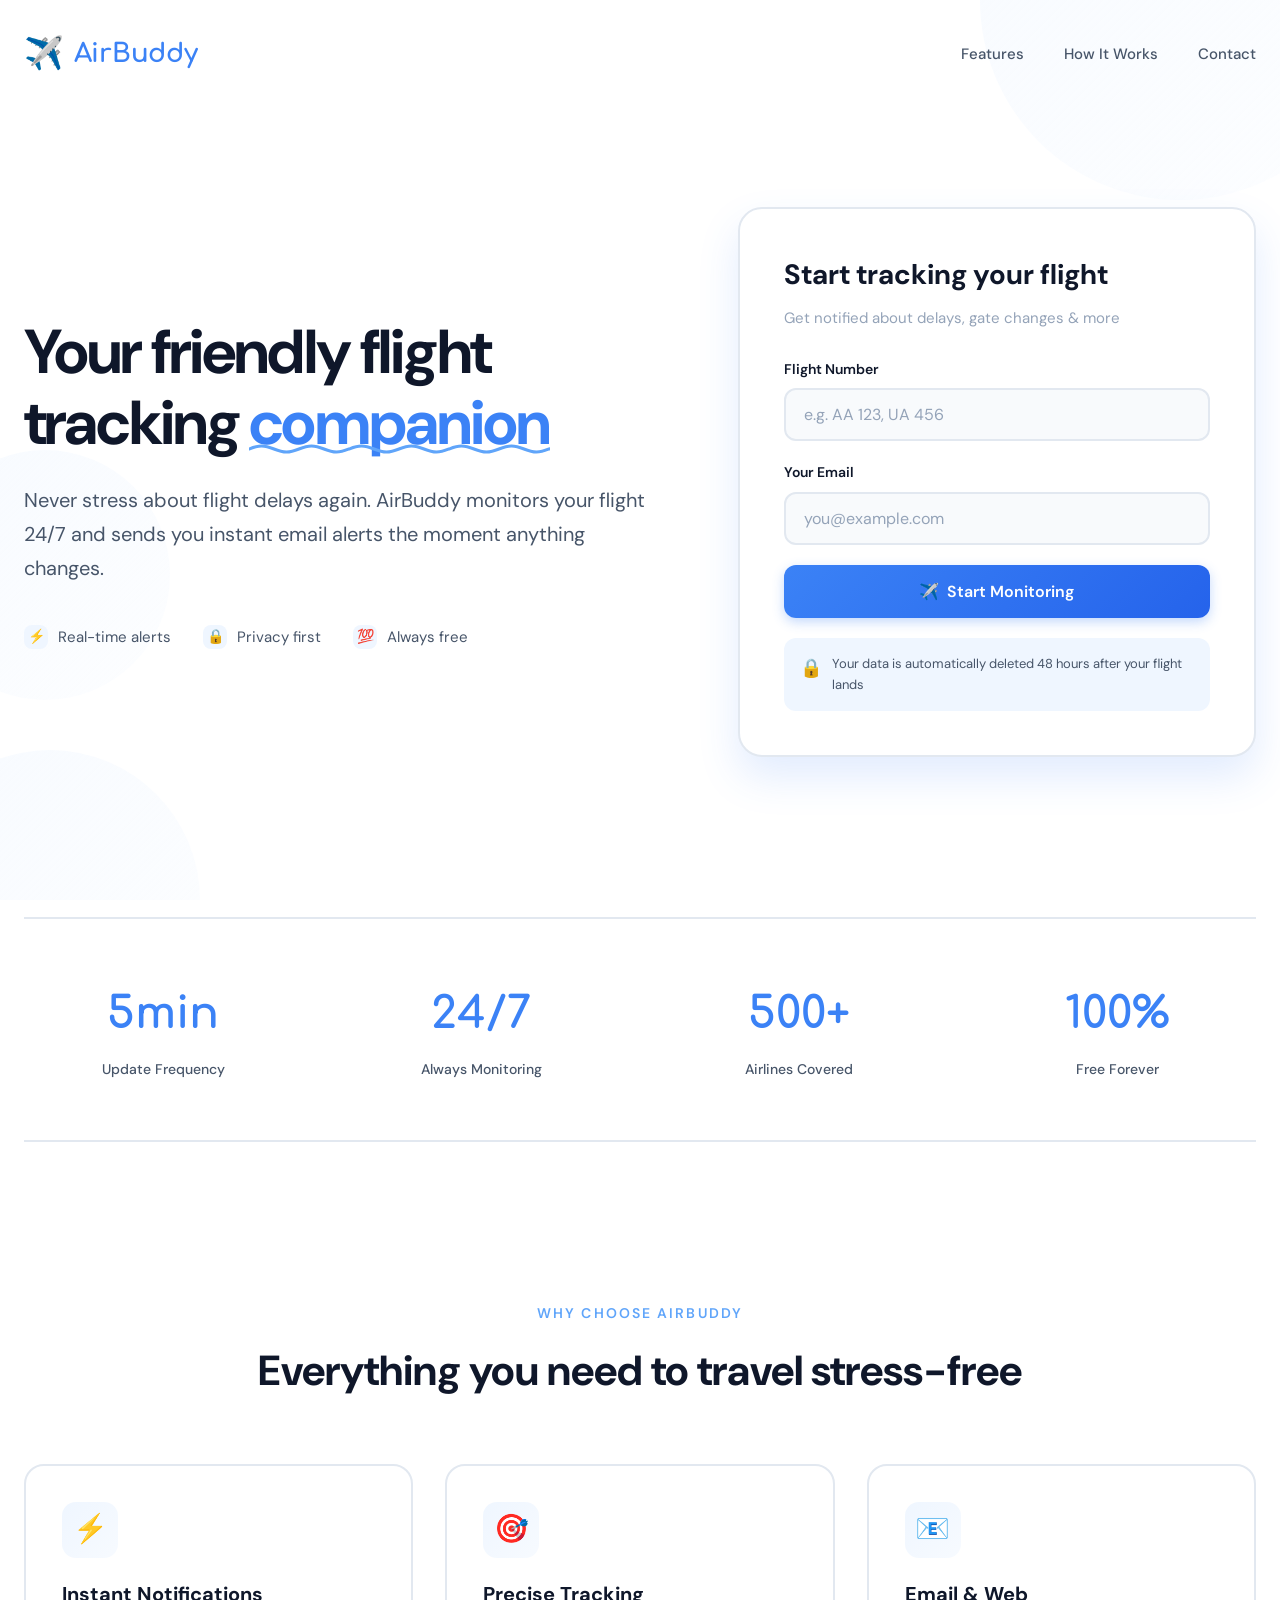
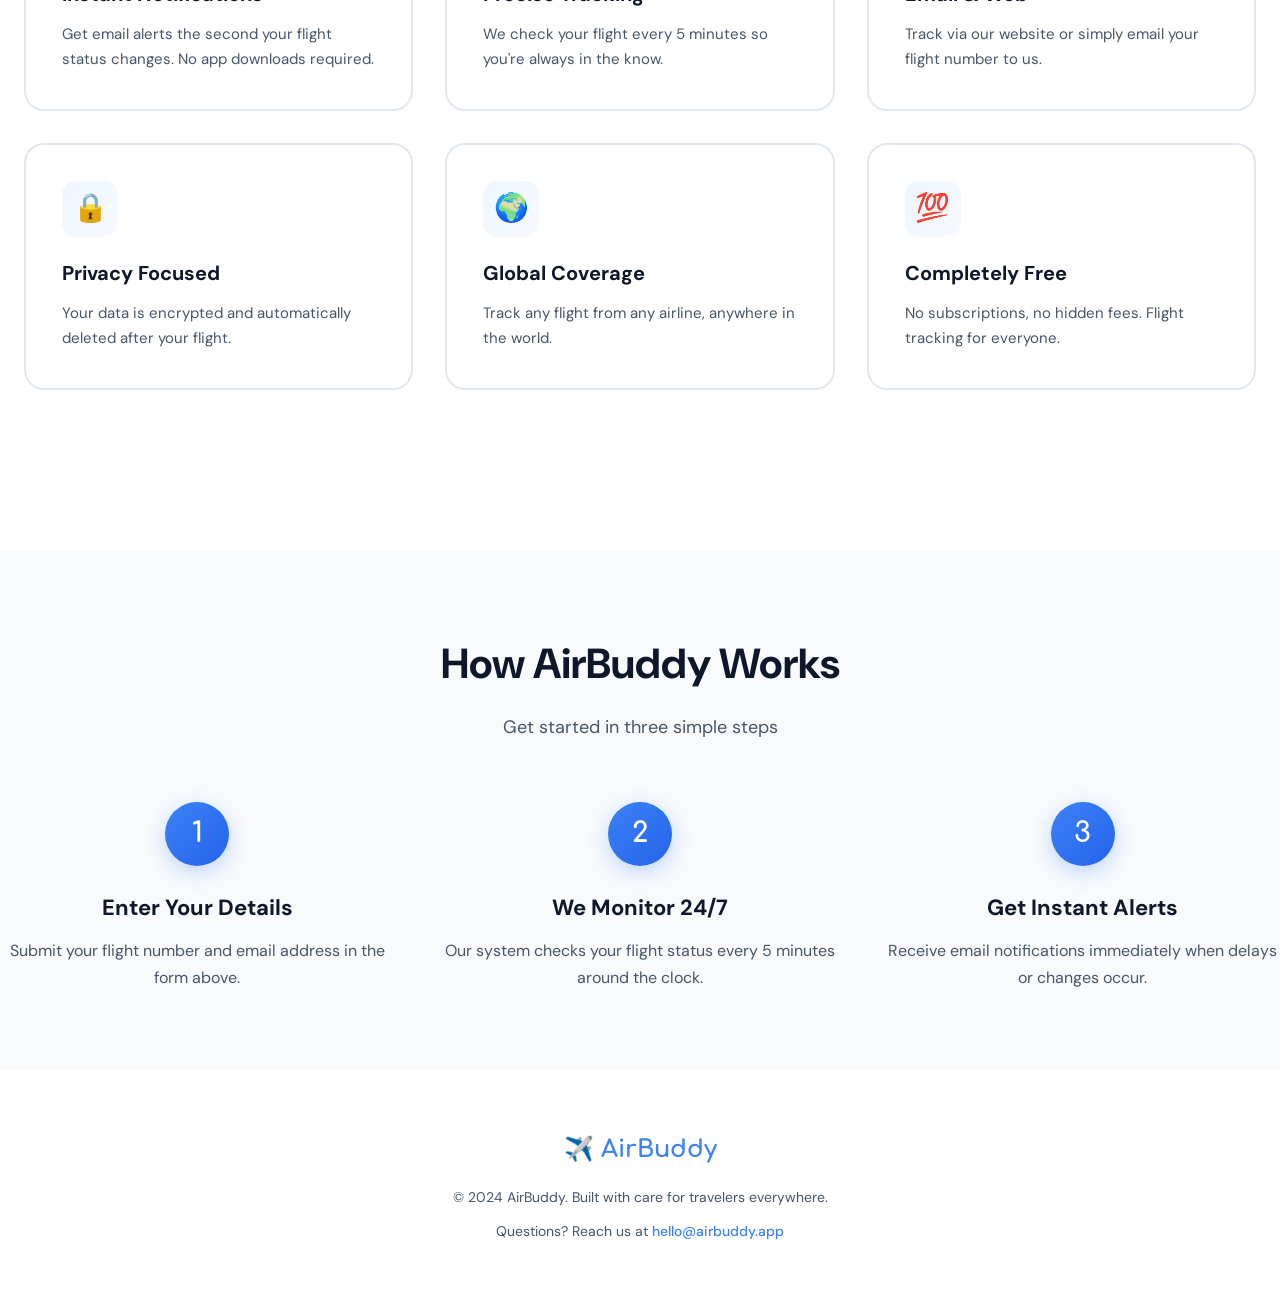
<file: templates/index.html>
<!DOCTYPE html>
<html lang="en">
<head>
    <meta charset="UTF-8">
    <meta name="viewport" content="width=device-width, initial-scale=1.0">
    <title>AirBuddy - Your Flight Tracking Companion</title>
    <link rel="preconnect" href="https://fonts.googleapis.com">
    <link rel="preconnect" href="https://fonts.gstatic.com" crossorigin>
    <link href="https://fonts.googleapis.com/css2?family=DM+Sans:wght@400;500;700&family=Comfortaa:wght@600;700&display=swap" rel="stylesheet">
    <style>
        :root {
            --white: #ffffff;
            --off-white: #f8fafc;
            --light-blue: #60a5fa;
            --sky-blue: #3b82f6;
            --deep-blue: #2563eb;
            --blue-tint: #eff6ff;
            --text-dark: #0f172a;
            --text-medium: #475569;
            --text-light: #94a3b8;
            --border-light: #e2e8f0;
            --shadow-sm: 0 1px 3px rgba(0, 0, 0, 0.04);
            --shadow-md: 0 4px 12px rgba(59, 130, 246, 0.1);
            --shadow-lg: 0 20px 40px rgba(59, 130, 246, 0.15);
        }

        * {
            margin: 0;
            padding: 0;
            box-sizing: border-box;
        }

        body {
            font-family: 'DM Sans', sans-serif;
            background: var(--white);
            color: var(--text-dark);
            overflow-x: hidden;
            line-height: 1.6;
        }

        /* Floating decorative elements */
        .decorative-bg {
            position: fixed;
            top: 0;
            left: 0;
            width: 100%;
            height: 100%;
            z-index: 0;
            pointer-events: none;
            overflow: hidden;
        }

        .cloud {
            position: absolute;
            background: linear-gradient(135deg, var(--blue-tint) 0%, rgba(239, 246, 255, 0.3) 100%);
            border-radius: 50%;
            opacity: 0.5;
            animation: float-cloud 25s ease-in-out infinite;
        }

        .cloud-1 {
            width: 400px;
            height: 400px;
            top: -200px;
            right: -100px;
            animation-delay: 0s;
        }

        .cloud-2 {
            width: 300px;
            height: 300px;
            bottom: -150px;
            left: -100px;
            animation-delay: 5s;
        }

        .cloud-3 {
            width: 250px;
            height: 250px;
            top: 50%;
            left: -80px;
            animation-delay: 10s;
        }

        @keyframes float-cloud {
            0%, 100% {
                transform: translate(0, 0) scale(1);
            }
            33% {
                transform: translate(30px, -30px) scale(1.05);
            }
            66% {
                transform: translate(-20px, 20px) scale(0.95);
            }
        }

        /* Paper plane animation */
        .paper-plane {
            position: absolute;
            font-size: 28px;
            opacity: 0;
            animation: fly-across 15s linear infinite;
        }

        .paper-plane-1 {
            top: 20%;
            animation-delay: 0s;
        }

        .paper-plane-2 {
            top: 60%;
            animation-delay: 7s;
        }

        @keyframes fly-across {
            0% {
                left: -50px;
                opacity: 0;
                transform: rotate(-10deg);
            }
            10% {
                opacity: 0.3;
            }
            90% {
                opacity: 0.3;
            }
            100% {
                left: calc(100% + 50px);
                opacity: 0;
                transform: rotate(5deg);
            }
        }

        /* Main container */
        .container {
            position: relative;
            z-index: 2;
            max-width: 1280px;
            margin: 0 auto;
            padding: 0 24px;
        }

        /* Header */
        header {
            padding: 28px 0;
            display: flex;
            justify-content: space-between;
            align-items: center;
            animation: fade-in-down 0.8s ease-out;
        }

        @keyframes fade-in-down {
            from {
                opacity: 0;
                transform: translateY(-20px);
            }
            to {
                opacity: 1;
                transform: translateY(0);
            }
        }

        .logo {
            font-family: 'Comfortaa', cursive;
            font-size: 26px;
            font-weight: 700;
            color: var(--sky-blue);
            display: flex;
            align-items: center;
            gap: 10px;
            letter-spacing: -0.01em;
        }

        .logo-icon {
            font-size: 32px;
            animation: bounce-gentle 3s ease-in-out infinite;
        }

        @keyframes bounce-gentle {
            0%, 100% {
                transform: translateY(0);
            }
            50% {
                transform: translateY(-5px);
            }
        }

        .nav-links {
            display: flex;
            gap: 40px;
            font-size: 15px;
            font-weight: 500;
        }

        .nav-links a {
            color: var(--text-medium);
            text-decoration: none;
            transition: color 0.3s;
            position: relative;
        }

        .nav-links a:hover {
            color: var(--sky-blue);
        }

        /* Hero Section */
        .hero {
            padding: 100px 0 80px;
            display: grid;
            grid-template-columns: 1.1fr 0.9fr;
            gap: 80px;
            align-items: center;
            animation: fade-in 1s ease-out 0.2s backwards;
        }

        @keyframes fade-in {
            from {
                opacity: 0;
                transform: translateY(30px);
            }
            to {
                opacity: 1;
                transform: translateY(0);
            }
        }

        .hero-content h1 {
            font-size: 62px;
            font-weight: 700;
            line-height: 1.15;
            margin-bottom: 24px;
            letter-spacing: -0.03em;
            color: var(--text-dark);
        }

        .highlight {
            color: var(--sky-blue);
            position: relative;
            display: inline-block;
        }

        .wave-underline {
            position: absolute;
            bottom: 4px;
            left: 0;
            width: 100%;
            height: 12px;
            background: url("data:image/svg+xml,%3Csvg width='100' height='12' viewBox='0 0 100 12' fill='none' xmlns='http://www.w3.org/2000/svg'%3E%3Cpath d='M0 6C10 2 15 2 25 6C35 10 40 10 50 6C60 2 65 2 75 6C85 10 90 10 100 6' stroke='%2360a5fa' stroke-width='3' stroke-linecap='round'/%3E%3C/svg%3E") repeat-x;
            background-size: 100px 12px;
            animation: wave-flow 2s linear infinite;
        }

        @keyframes wave-flow {
            0% {
                background-position: 0 0;
            }
            100% {
                background-position: 100px 0;
            }
        }

        .hero-content p {
            font-size: 20px;
            line-height: 1.7;
            color: var(--text-medium);
            margin-bottom: 40px;
        }

        .hero-features {
            display: flex;
            gap: 32px;
            flex-wrap: wrap;
        }

        .hero-feature {
            display: flex;
            align-items: center;
            gap: 10px;
            color: var(--text-medium);
            font-size: 15px;
        }

        .hero-feature-icon {
            width: 24px;
            height: 24px;
            background: var(--blue-tint);
            border-radius: 8px;
            display: flex;
            align-items: center;
            justify-content: center;
            color: var(--sky-blue);
            font-size: 14px;
        }

        /* Track Card */
        .track-card {
            background: var(--white);
            border: 2px solid var(--border-light);
            border-radius: 24px;
            padding: 44px;
            box-shadow: var(--shadow-lg);
            animation: float-card 4s ease-in-out infinite;
            transition: all 0.4s;
        }

        .track-card:hover {
            box-shadow: 0 30px 60px rgba(59, 130, 246, 0.2);
            transform: translateY(-4px);
        }

        @keyframes float-card {
            0%, 100% {
                transform: translateY(0px);
            }
            50% {
                transform: translateY(-8px);
            }
        }

        .track-card-header {
            margin-bottom: 28px;
        }

        .track-card h2 {
            font-size: 28px;
            font-weight: 700;
            margin-bottom: 8px;
            color: var(--text-dark);
        }

        .track-card-tagline {
            color: var(--text-light);
            font-size: 15px;
        }

        .form-group {
            margin-bottom: 20px;
        }

        .form-group label {
            display: block;
            font-size: 14px;
            font-weight: 600;
            margin-bottom: 8px;
            color: var(--text-dark);
        }

        .form-group input {
            width: 100%;
            padding: 14px 18px;
            background: var(--off-white);
            border: 2px solid var(--border-light);
            border-radius: 12px;
            color: var(--text-dark);
            font-size: 16px;
            font-family: 'DM Sans', sans-serif;
            transition: all 0.3s;
            outline: none;
        }

        .form-group input::placeholder {
            color: var(--text-light);
        }

        .form-group input:focus {
            background: var(--white);
            border-color: var(--light-blue);
            box-shadow: 0 0 0 4px rgba(96, 165, 250, 0.1);
        }

        .submit-btn {
            width: 100%;
            padding: 16px;
            background: linear-gradient(135deg, var(--sky-blue) 0%, var(--deep-blue) 100%);
            color: var(--white);
            border: none;
            border-radius: 12px;
            font-size: 16px;
            font-weight: 600;
            font-family: 'DM Sans', sans-serif;
            cursor: pointer;
            transition: all 0.3s;
            position: relative;
            overflow: hidden;
            box-shadow: 0 4px 12px rgba(59, 130, 246, 0.3);
        }

        .submit-btn::before {
            content: '';
            position: absolute;
            top: 0;
            left: -100%;
            width: 100%;
            height: 100%;
            background: linear-gradient(90deg, transparent, rgba(255, 255, 255, 0.3), transparent);
            transition: left 0.5s;
        }

        .submit-btn:hover::before {
            left: 100%;
        }

        .submit-btn:hover {
            transform: translateY(-2px);
            box-shadow: 0 6px 20px rgba(59, 130, 246, 0.4);
        }

        .submit-btn:active {
            transform: translateY(0);
        }

        .submit-btn span {
            position: relative;
            z-index: 1;
            display: flex;
            align-items: center;
            justify-content: center;
            gap: 8px;
        }

        /* Privacy note */
        .privacy-note {
            margin-top: 20px;
            padding: 16px;
            background: var(--blue-tint);
            border-radius: 12px;
            font-size: 13px;
            color: var(--text-medium);
            display: flex;
            align-items: start;
            gap: 10px;
        }

        .privacy-icon {
            font-size: 18px;
            flex-shrink: 0;
        }

        /* Stats Section */
        .stats {
            padding: 60px 0;
            display: grid;
            grid-template-columns: repeat(4, 1fr);
            gap: 40px;
            border-top: 2px solid var(--border-light);
            border-bottom: 2px solid var(--border-light);
            margin: 80px 0;
            animation: fade-in 1s ease-out 0.4s backwards;
        }

        .stat-item {
            text-align: center;
        }

        .stat-number {
            font-size: 44px;
            font-weight: 700;
            color: var(--sky-blue);
            margin-bottom: 8px;
            font-family: 'Comfortaa', cursive;
        }

        .stat-label {
            font-size: 14px;
            color: var(--text-medium);
            font-weight: 500;
        }

        /* Features Section */
        .features {
            padding: 80px 0;
        }

        .features-header {
            text-align: center;
            margin-bottom: 60px;
        }

        .features-header h3 {
            font-size: 14px;
            color: var(--light-blue);
            text-transform: uppercase;
            letter-spacing: 0.15em;
            margin-bottom: 12px;
            font-weight: 600;
        }

        .features-header h2 {
            font-size: 42px;
            font-weight: 700;
            color: var(--text-dark);
        }

        .features-grid {
            display: grid;
            grid-template-columns: repeat(3, 1fr);
            gap: 32px;
        }

        .feature-card {
            background: var(--white);
            border: 2px solid var(--border-light);
            border-radius: 20px;
            padding: 36px;
            transition: all 0.4s;
            cursor: default;
        }

        .feature-card:hover {
            transform: translateY(-6px);
            border-color: var(--light-blue);
            box-shadow: var(--shadow-lg);
        }

        .feature-icon {
            width: 56px;
            height: 56px;
            background: linear-gradient(135deg, var(--blue-tint) 0%, rgba(239, 246, 255, 0.5) 100%);
            border-radius: 14px;
            display: flex;
            align-items: center;
            justify-content: center;
            font-size: 28px;
            margin-bottom: 20px;
        }

        .feature-card h4 {
            font-size: 20px;
            font-weight: 700;
            margin-bottom: 12px;
            color: var(--text-dark);
        }

        .feature-card p {
            color: var(--text-medium);
            line-height: 1.7;
            font-size: 15px;
        }

        /* How It Works */
        .how-it-works {
            padding: 80px 0;
            background: var(--off-white);
            margin: 80px -24px 0;
            padding-left: 24px;
            padding-right: 24px;
        }

        .how-it-works-inner {
            max-width: 1280px;
            margin: 0 auto;
        }

        .how-header {
            text-align: center;
            margin-bottom: 60px;
        }

        .how-header h2 {
            font-size: 42px;
            font-weight: 700;
            color: var(--text-dark);
            margin-bottom: 16px;
        }

        .how-header p {
            font-size: 18px;
            color: var(--text-medium);
        }

        .steps {
            display: grid;
            grid-template-columns: repeat(3, 1fr);
            gap: 48px;
        }

        .step {
            text-align: center;
            position: relative;
        }

        .step-number {
            width: 64px;
            height: 64px;
            background: linear-gradient(135deg, var(--sky-blue) 0%, var(--deep-blue) 100%);
            color: var(--white);
            border-radius: 50%;
            display: flex;
            align-items: center;
            justify-content: center;
            font-size: 28px;
            font-weight: 700;
            margin: 0 auto 24px;
            box-shadow: 0 6px 20px rgba(59, 130, 246, 0.3);
            font-family: 'Comfortaa', cursive;
        }

        .step h4 {
            font-size: 22px;
            font-weight: 700;
            margin-bottom: 12px;
            color: var(--text-dark);
        }

        .step p {
            color: var(--text-medium);
            line-height: 1.7;
        }

        /* Footer */
        footer {
            padding: 60px 0 40px;
            text-align: center;
            color: var(--text-medium);
            font-size: 14px;
        }

        .footer-logo {
            font-family: 'Comfortaa', cursive;
            font-size: 24px;
            font-weight: 700;
            color: var(--sky-blue);
            margin-bottom: 16px;
        }

        footer p {
            margin-bottom: 8px;
        }

        footer a {
            color: var(--sky-blue);
            text-decoration: none;
            font-weight: 500;
        }

        footer a:hover {
            text-decoration: underline;
        }

        /* Success message */
        .success-message {
            display: none;
            background: linear-gradient(135deg, rgba(96, 165, 250, 0.1) 0%, rgba(59, 130, 246, 0.1) 100%);
            border: 2px solid var(--light-blue);
            border-radius: 12px;
            padding: 20px;
            margin-top: 20px;
            text-align: center;
            animation: slide-in 0.4s ease-out;
        }

        .success-message.show {
            display: block;
        }

        @keyframes slide-in {
            from {
                opacity: 0;
                transform: translateY(-10px);
            }
            to {
                opacity: 1;
                transform: translateY(0);
            }
        }

        .success-icon {
            font-size: 40px;
            margin-bottom: 8px;
        }

        .success-message strong {
            display: block;
            color: var(--sky-blue);
            font-size: 18px;
            margin-bottom: 4px;
        }

        /* Responsive */
        @media (max-width: 968px) {
            .hero {
                grid-template-columns: 1fr;
                gap: 60px;
                padding: 80px 0 60px;
            }

            .hero-content h1 {
                font-size: 48px;
            }

            .features-grid,
            .steps {
                grid-template-columns: 1fr;
            }

            .stats {
                grid-template-columns: repeat(2, 1fr);
                gap: 32px;
            }

            .nav-links {
                display: none;
            }
        }

        @media (max-width: 640px) {
            .hero-content h1 {
                font-size: 36px;
            }

            .track-card {
                padding: 32px 24px;
            }

            .stats {
                grid-template-columns: 1fr;
            }
        }
    </style>
</head>
<body>
    <!-- Decorative background -->
    <div class="decorative-bg">
        <div class="cloud cloud-1"></div>
        <div class="cloud cloud-2"></div>
        <div class="cloud cloud-3"></div>
        <div class="paper-plane paper-plane-1">✈️</div>
        <div class="paper-plane paper-plane-2">✈️</div>
    </div>

    <div class="container">
        <!-- Header -->
        <header>
            <div class="logo">
                <span class="logo-icon">✈️</span>
                AirBuddy
            </div>
            <nav class="nav-links">
                <a href="#features">Features</a>
                <a href="#how-it-works">How It Works</a>
                <a href="#contact">Contact</a>
            </nav>
        </header>

        <!-- Hero Section -->
        <section class="hero">
            <div class="hero-content">
                <h1>
                    Your friendly flight tracking
                    <span class="highlight">
                        companion
                        <span class="wave-underline"></span>
                    </span>
                </h1>
                <p>
                    Never stress about flight delays again. AirBuddy monitors your flight 
                    24/7 and sends you instant email alerts the moment anything changes.
                </p>
                <div class="hero-features">
                    <div class="hero-feature">
                        <div class="hero-feature-icon">⚡</div>
                        <span>Real-time alerts</span>
                    </div>
                    <div class="hero-feature">
                        <div class="hero-feature-icon">🔒</div>
                        <span>Privacy first</span>
                    </div>
                    <div class="hero-feature">
                        <div class="hero-feature-icon">💯</div>
                        <span>Always free</span>
                    </div>
                </div>
            </div>

            <!-- Track Form -->
            <div class="track-card">
                <div class="track-card-header">
                    <h2>Start tracking your flight</h2>
                    <p class="track-card-tagline">Get notified about delays, gate changes & more</p>
                </div>
                
                <form id="trackingForm">
                    <div class="form-group">
                        <label for="flight_number">Flight Number</label>
                        <input 
                            type="text" 
                            id="flight_number" 
                            name="flight_number" 
                            placeholder="e.g. AA 123, UA 456" 
                            required
                        >
                    </div>
                    <div class="form-group">
                        <label for="email">Your Email</label>
                        <input 
                            type="email" 
                            id="email" 
                            name="email" 
                            placeholder="you@example.com" 
                            required
                        >
                    </div>
                    <button type="submit" class="submit-btn">
                        <span>
                            <span>✈️</span>
                            Start Monitoring
                        </span>
                    </button>
                </form>

                <div class="privacy-note">
                    <span class="privacy-icon">🔒</span>
                    <span>Your data is automatically deleted 48 hours after your flight lands</span>
                </div>

                <div class="success-message" id="successMessage">
                    <div class="success-icon">✅</div>
                    <strong>You're all set!</strong>
                    <small>Check your email for confirmation</small>
                </div>
            </div>
        </section>

        <!-- Stats -->
        <section class="stats">
            <div class="stat-item">
                <div class="stat-number">5min</div>
                <div class="stat-label">Update Frequency</div>
            </div>
            <div class="stat-item">
                <div class="stat-number">24/7</div>
                <div class="stat-label">Always Monitoring</div>
            </div>
            <div class="stat-item">
                <div class="stat-number">500+</div>
                <div class="stat-label">Airlines Covered</div>
            </div>
            <div class="stat-item">
                <div class="stat-number">100%</div>
                <div class="stat-label">Free Forever</div>
            </div>
        </section>

        <!-- Features -->
        <section class="features" id="features">
            <div class="features-header">
                <h3>Why Choose AirBuddy</h3>
                <h2>Everything you need to travel stress-free</h2>
            </div>
            <div class="features-grid">
                <div class="feature-card">
                    <div class="feature-icon">⚡</div>
                    <h4>Instant Notifications</h4>
                    <p>Get email alerts the second your flight status changes. No app downloads required.</p>
                </div>
                <div class="feature-card">
                    <div class="feature-icon">🎯</div>
                    <h4>Precise Tracking</h4>
                    <p>We check your flight every 5 minutes so you're always in the know.</p>
                </div>
                <div class="feature-card">
                    <div class="feature-icon">📧</div>
                    <h4>Email & Web</h4>
                    <p>Track via our website or simply email your flight number to us.</p>
                </div>
                <div class="feature-card">
                    <div class="feature-icon">🔒</div>
                    <h4>Privacy Focused</h4>
                    <p>Your data is encrypted and automatically deleted after your flight.</p>
                </div>
                <div class="feature-card">
                    <div class="feature-icon">🌍</div>
                    <h4>Global Coverage</h4>
                    <p>Track any flight from any airline, anywhere in the world.</p>
                </div>
                <div class="feature-card">
                    <div class="feature-icon">💯</div>
                    <h4>Completely Free</h4>
                    <p>No subscriptions, no hidden fees. Flight tracking for everyone.</p>
                </div>
            </div>
        </section>
    </div>

    <!-- How It Works -->
    <section class="how-it-works" id="how-it-works">
        <div class="how-it-works-inner">
            <div class="how-header">
                <h2>How AirBuddy Works</h2>
                <p>Get started in three simple steps</p>
            </div>
            <div class="steps">
                <div class="step">
                    <div class="step-number">1</div>
                    <h4>Enter Your Details</h4>
                    <p>Submit your flight number and email address in the form above.</p>
                </div>
                <div class="step">
                    <div class="step-number">2</div>
                    <h4>We Monitor 24/7</h4>
                    <p>Our system checks your flight status every 5 minutes around the clock.</p>
                </div>
                <div class="step">
                    <div class="step-number">3</div>
                    <h4>Get Instant Alerts</h4>
                    <p>Receive email notifications immediately when delays or changes occur.</p>
                </div>
            </div>
        </div>
    </section>

    <div class="container">
        <!-- Footer -->
        <footer id="contact">
            <div class="footer-logo">✈️ AirBuddy</div>
            <p>&copy; 2024 AirBuddy. Built with care for travelers everywhere.</p>
            <p style="margin-top: 12px;">
                Questions? Reach us at <a href="mailto:hello@airbuddy.app">hello@airbuddy.app</a>
            </p>
        </footer>
    </div>

    <script>
        // Form submission handler
        document.getElementById('trackingForm').addEventListener('submit', async (e) => {
            e.preventDefault();
            
            const formData = new FormData(e.target);
            const submitBtn = e.target.querySelector('.submit-btn');
            const successMessage = document.getElementById('successMessage');
            
            // Disable button during submission
            submitBtn.disabled = true;
            submitBtn.innerHTML = '<span><span>⏳</span> Activating...</span>';
            
            try {
                // Convert FormData to JSON for the API
                const data = {
                    flight_number: formData.get('flight_number'),
                    email: formData.get('email')
                };

                const response = await fetch('/track', {
                    method: 'POST',
                    headers: {
                        'Content-Type': 'application/json'
                    },
                    body: JSON.stringify(data)
                });
                
                const result = await response.json();

                if (response.ok) {
                    // Show success message
                    successMessage.classList.add('show');
                    e.target.reset();
                    
                    // Reset button after delay
                    setTimeout(() => {
                        submitBtn.disabled = false;
                        submitBtn.innerHTML = '<span><span>✈️</span> Start Monitoring</span>';
                    }, 5000);
                } else {
                    throw new Error(result.error || 'Tracking activation failed');
                }
            } catch (error) {
                alert('Something went wrong: ' + error.message);
                submitBtn.disabled = false;
                submitBtn.innerHTML = '<span><span>✈️</span> Start Monitoring</span>';
            }
        });

        // Smooth scroll for navigation
        document.querySelectorAll('a[href^="#"]').forEach(anchor => {
            anchor.addEventListener('click', function (e) {
                e.preventDefault();
                const target = document.querySelector(this.getAttribute('href'));
                if (target) {
                    target.scrollIntoView({ behavior: 'smooth', block: 'start' });
                }
            });
        });

        // Add entrance animations on scroll
        const observerOptions = {
            threshold: 0.1,
            rootMargin: '0px 0px -50px 0px'
        };

        const observer = new IntersectionObserver((entries) => {
            entries.forEach(entry => {
                if (entry.isIntersecting) {
                    entry.target.style.opacity = '1';
                    entry.target.style.transform = 'translateY(0)';
                }
            });
        }, observerOptions);

        document.querySelectorAll('.feature-card').forEach((card, index) => {
            card.style.opacity = '0';
            card.style.transform = 'translateY(30px)';
            card.style.transition = `all 0.6s ease-out ${index * 0.1}s`;
            observer.observe(card);
        });
    </script>
</body>
</html>
</file>
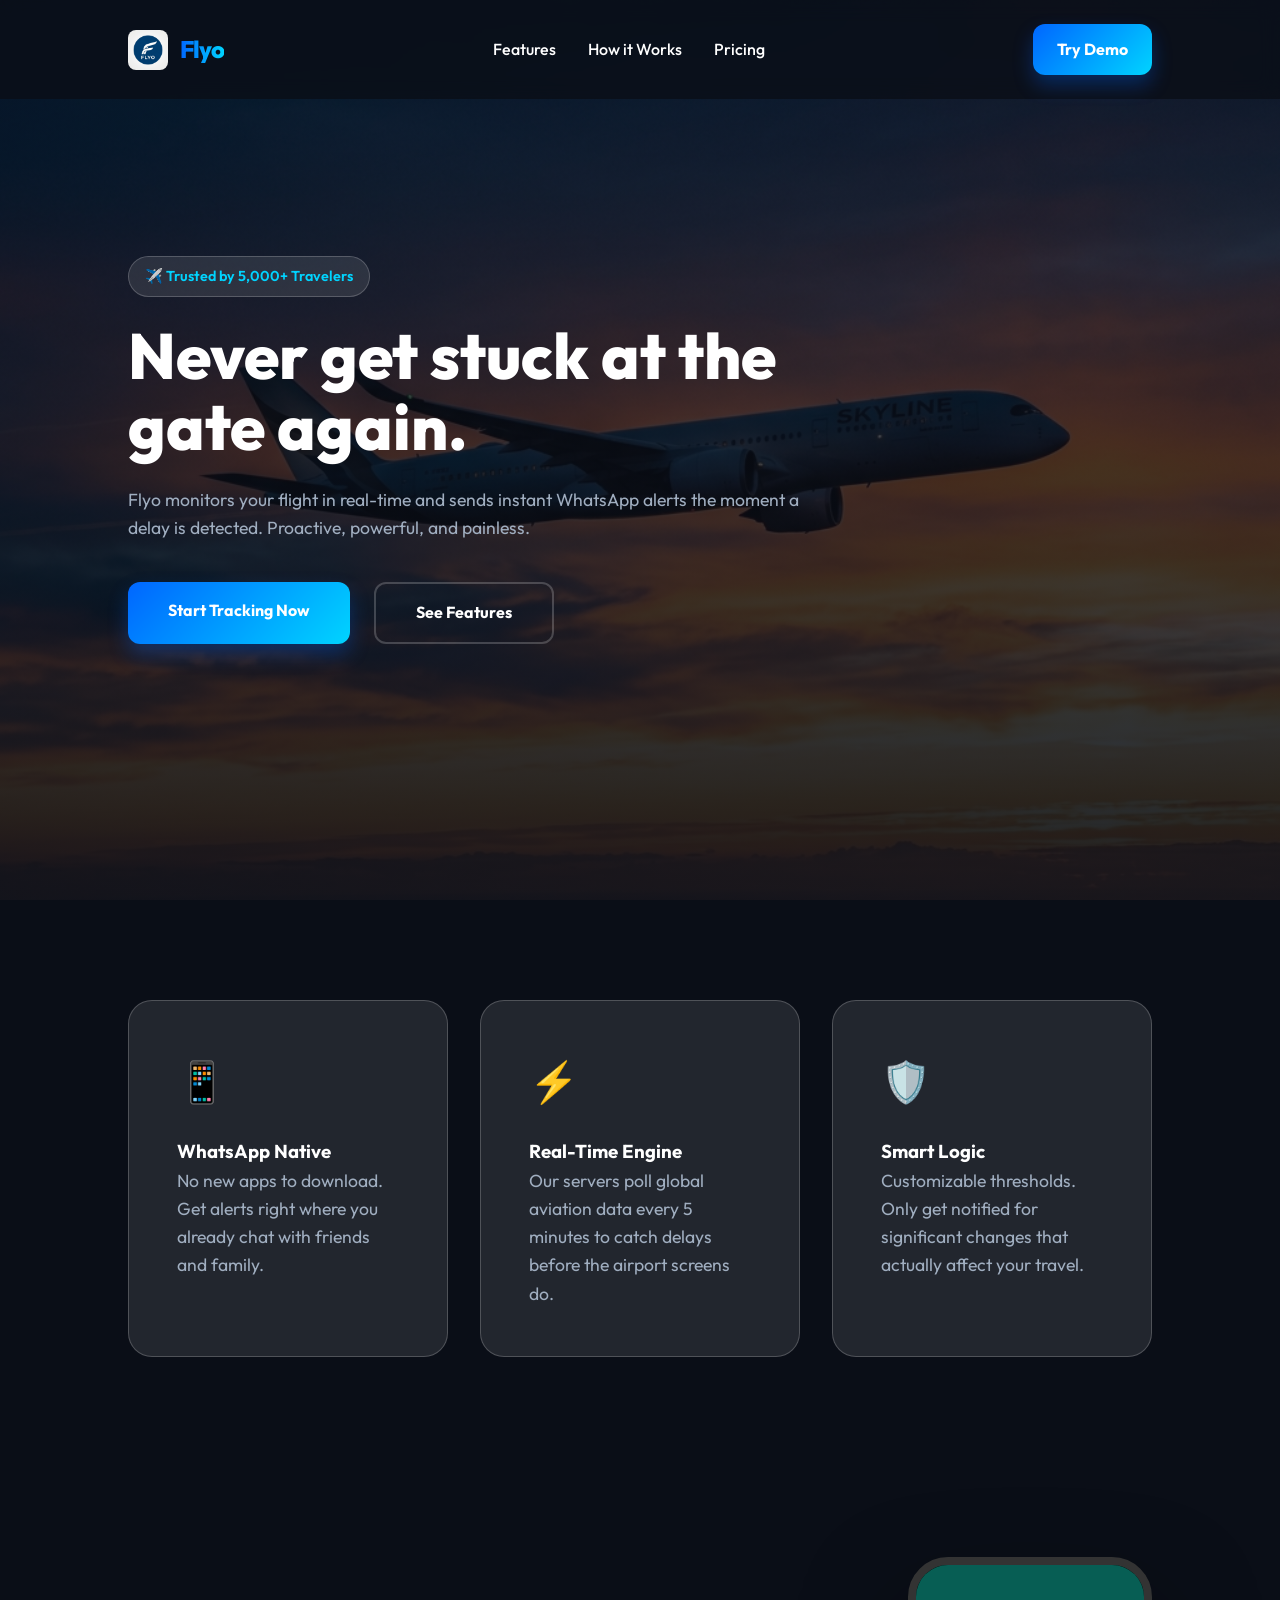
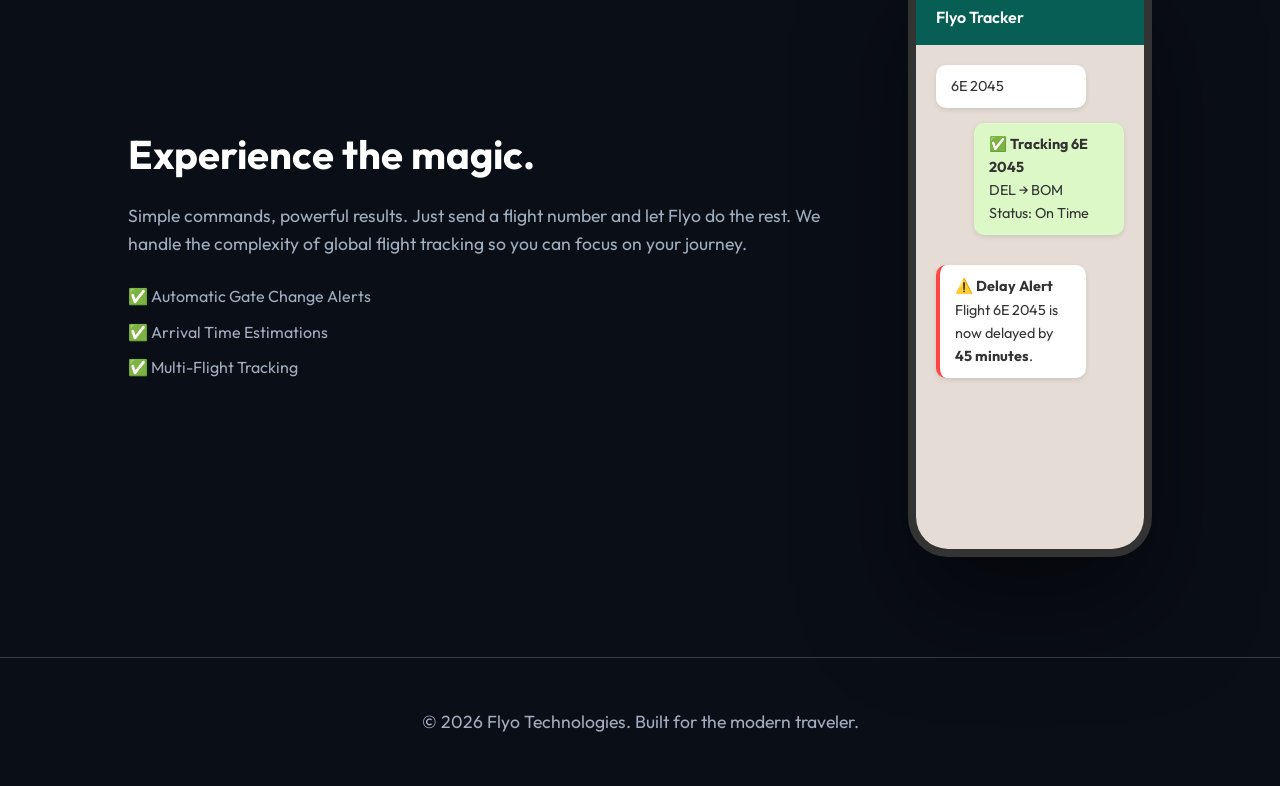
<file: website/index.html>
<!DOCTYPE html>
<html lang="en">
<head>
    <meta charset="UTF-8">
    <meta name="viewport" content="width=device-width, initial-scale=1.0">
    <title>Flyo | Intelligent Flight Delay Monitoring</title>
    <link rel="preconnect" href="https://fonts.googleapis.com">
    <link rel="preconnect" href="https://fonts.gstatic.com" crossorigin>
    <link href="https://fonts.googleapis.com/css2?family=Outfit:wght@300;400;500;600;700;800&display=swap" rel="stylesheet">
    <link rel="stylesheet" href="styles.css">
</head>
<body>
    <nav>
        <div class="logo-container">
            <img src="logo.png" alt="Flyo Logo">
            <span class="logo-text">Flyo</span>
        </div>
        <ul class="nav-links">
            <li><a href="#features">Features</a></li>
            <li><a href="#how-it-works">How it Works</a></li>
            <li><a href="#pricing">Pricing</a></li>
        </ul>
        <a href="https://wa.me/YOUR_TWILIO_NUMBER" class="btn btn-primary" style="padding: 0.8rem 1.5rem;">Try Demo</a>
    </nav>

    <section class="hero">
        <div class="hero-content">
            <span class="badge">✈️ Trusted by 5,000+ Travelers</span>
            <h1>Never get stuck at the gate again.</h1>
            <p>Flyo monitors your flight in real-time and sends instant WhatsApp alerts the moment a delay is detected. Proactive, powerful, and painless.</p>
            <div class="cta-group">
                <a href="#" class="btn btn-primary">Start Tracking Now</a>
                <a href="#features" class="btn btn-outline">See Features</a>
            </div>
        </div>
    </section>

    <section class="features" id="features">
        <div class="feature-card">
            <div class="icon">📱</div>
            <h3>WhatsApp Native</h3>
            <p>No new apps to download. Get alerts right where you already chat with friends and family.</p>
        </div>
        <div class="feature-card">
            <div class="icon">⚡</div>
            <h3>Real-Time Engine</h3>
            <p>Our servers poll global aviation data every 5 minutes to catch delays before the airport screens do.</p>
        </div>
        <div class="feature-card">
            <div class="icon">🛡️</div>
            <h3>Smart Logic</h3>
            <p>Customizable thresholds. Only get notified for significant changes that actually affect your travel.</p>
        </div>
    </section>

    <section class="showcase">
        <div class="hero-content">
            <h2>Experience the magic.</h2>
            <p>Simple commands, powerful results. Just send a flight number and let Flyo do the rest. We handle the complexity of global flight tracking so you can focus on your journey.</p>
            <br>
            <ul style="list-style: none; color: var(--text-muted);">
                <li style="margin-bottom: 10px;">✅ Automatic Gate Change Alerts</li>
                <li style="margin-bottom: 10px;">✅ Arrival Time Estimations</li>
                <li style="margin-bottom: 10px;">✅ Multi-Flight Tracking</li>
            </ul>
        </div>
        <div class="phone-mockup">
            <div class="whatsapp-header">Flyo Tracker</div>
            <div class="chat-area">
                <div class="msg" style="animation-delay: 1s;">6E 2045</div>
                <div class="msg" style="background: #dcf8c6; align-self: flex-end; margin-left: auto; animation-delay: 2s;">
                    ✅ <b>Tracking 6E 2045</b><br>
                    DEL → BOM<br>
                    Status: On Time
                </div>
                <div class="msg" style="background: #fff; margin-top: 30px; border-left: 4px solid #ff4444; animation-delay: 4s;">
                    ⚠️ <b>Delay Alert</b><br>
                    Flight 6E 2045 is now delayed by <b>45 minutes</b>.
                </div>
            </div>
        </div>
    </section>

    <footer>
        <p>&copy; 2026 Flyo Technologies. Built for the modern traveler.</p>
    </footer>

    <script>
        // Smooth scroll
        document.querySelectorAll('a[href^="#"]').forEach(anchor => {
            anchor.addEventListener('click', function (e) {
                e.preventDefault();
                document.querySelector(this.getAttribute('href')).scrollIntoView({
                    behavior: 'smooth'
                });
            });
        });
    </script>
</body>
</html>
</file>
<file: website/styles.css>
/* CSS Variables & Reset */
:root {
    --primary: #0066ff;
    --secondary: #00d4ff;
    --dark: #0a0e17;
    --light: #f4f7ff;
    --glass: rgba(255, 255, 255, 0.1);
    --glass-border: rgba(255, 255, 255, 0.2);
    --text-main: #ffffff;
    --text-muted: #a0aec0;
}

* {
    margin: 0;
    padding: 0;
    box-sizing: border-box;
    font-family: 'Outfit', sans-serif;
}

body {
    background-color: var(--dark);
    color: var(--text-main);
    overflow-x: hidden;
    line-height: 1.6;
}

/* Typography */
h1 { font-size: 4rem; font-weight: 800; line-height: 1.1; margin-bottom: 1.5rem; }
h2 { font-size: 2.5rem; font-weight: 700; margin-bottom: 1rem; }
p { font-size: 1.1rem; color: var(--text-muted); }

/* Navigation */
nav {
    position: fixed;
    top: 0;
    width: 100%;
    padding: 1.5rem 10%;
    display: flex;
    justify-content: space-between;
    align-items: center;
    z-index: 1000;
    background: rgba(10, 14, 23, 0.8);
    backdrop-filter: blur(10px);
}

.logo-container {
    display: flex;
    align-items: center;
    gap: 12px;
}

.logo-container img {
    height: 40px;
    border-radius: 8px;
}

.logo-text {
    font-size: 1.5rem;
    font-weight: 800;
    letter-spacing: -1px;
    background: linear-gradient(to right, var(--primary), var(--secondary));
    -webkit-background-clip: text;
    -webkit-text-fill-color: transparent;
}

.nav-links {
    display: flex;
    gap: 2rem;
    list-style: none;
}

.nav-links a {
    text-decoration: none;
    color: var(--text-main);
    font-weight: 500;
    transition: color 0.3s;
}

.nav-links a:hover {
    color: var(--secondary);
}

/* Hero Section */
.hero {
    height: 100vh;
    display: flex;
    align-items: center;
    padding: 0 10%;
    background: linear-gradient(rgba(10, 14, 23, 0.6), rgba(10, 14, 23, 0.9)), url('hero.png');
    background-size: cover;
    background-position: center;
}

.hero-content {
    max-width: 700px;
}

.badge {
    background: var(--glass);
    border: 1px solid var(--glass-border);
    padding: 8px 16px;
    border-radius: 50px;
    font-size: 0.9rem;
    font-weight: 600;
    color: var(--secondary);
    display: inline-block;
    margin-bottom: 1.5rem;
}

.cta-group {
    display: flex;
    gap: 1.5rem;
    margin-top: 2.5rem;
}

.btn {
    padding: 1rem 2.5rem;
    border-radius: 12px;
    font-weight: 700;
    text-decoration: none;
    transition: all 0.3s;
    display: inline-block;
}

.btn-primary {
    background: linear-gradient(135deg, var(--primary), var(--secondary));
    color: white;
    box-shadow: 0 10px 20px rgba(0, 102, 255, 0.3);
}

.btn-primary:hover {
    transform: translateY(-3px);
    box-shadow: 0 15px 30px rgba(0, 102, 255, 0.5);
}

.btn-outline {
    border: 2px solid var(--glass-border);
    color: white;
}

.btn-outline:hover {
    background: var(--glass);
}

/* Features */
.features {
    padding: 100px 10%;
    display: grid;
    grid-template-columns: repeat(auto-fit, minmax(300px, 1fr));
    gap: 2rem;
}

.feature-card {
    background: var(--glass);
    border: 1px solid var(--glass-border);
    padding: 3rem;
    border-radius: 24px;
    transition: transform 0.3s;
}

.feature-card:hover {
    transform: translateY(-10px);
    background: rgba(255, 255, 255, 0.15);
}

.icon {
    font-size: 2.5rem;
    margin-bottom: 1.5rem;
}

/* Phone Mockup Section */
.showcase {
    padding: 100px 10%;
    display: flex;
    align-items: center;
    gap: 5rem;
}

.phone-mockup {
    width: 300px;
    height: 600px;
    background: #000;
    border-radius: 40px;
    border: 8px solid #333;
    position: relative;
    overflow: hidden;
    box-shadow: 0 50px 100px rgba(0,0,0,0.5);
}

.whatsapp-header {
    background: #075E54;
    padding: 40px 20px 15px;
    color: white;
    font-weight: 600;
}

.chat-area {
    padding: 20px;
    background: #e5ddd5;
    height: 100%;
}

.msg {
    background: white;
    padding: 10px 15px;
    border-radius: 10px;
    margin-bottom: 15px;
    max-width: 80%;
    color: #333;
    font-size: 0.9rem;
    box-shadow: 0 2px 5px rgba(0,0,0,0.1);
    animation: fadeIn 0.5s ease forwards;
}

@keyframes fadeIn {
    from { opacity: 0; transform: translateY(10px); }
    to { opacity: 1; transform: translateY(0); }
}

/* Footer */
footer {
    padding: 50px 10%;
    border-top: 1px solid var(--glass-border);
    text-align: center;
    color: var(--text-muted);
}
</file>
